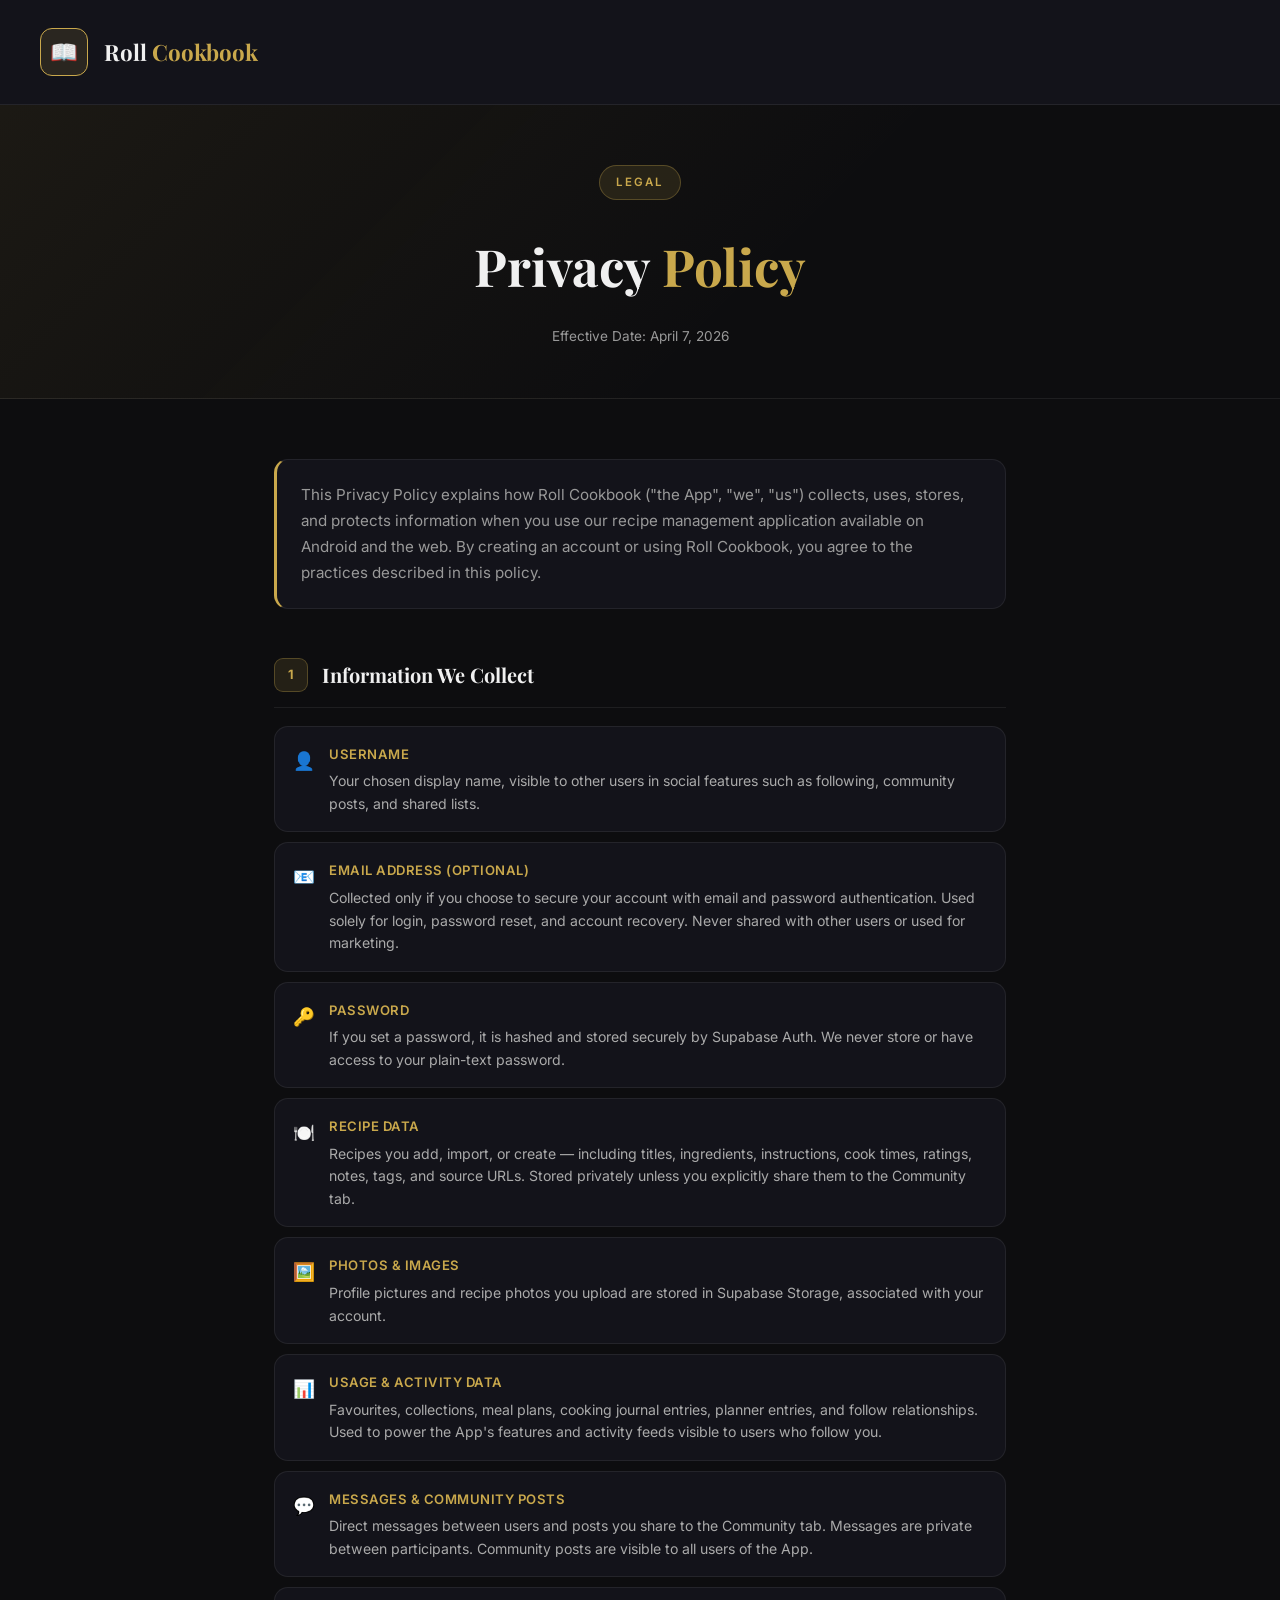
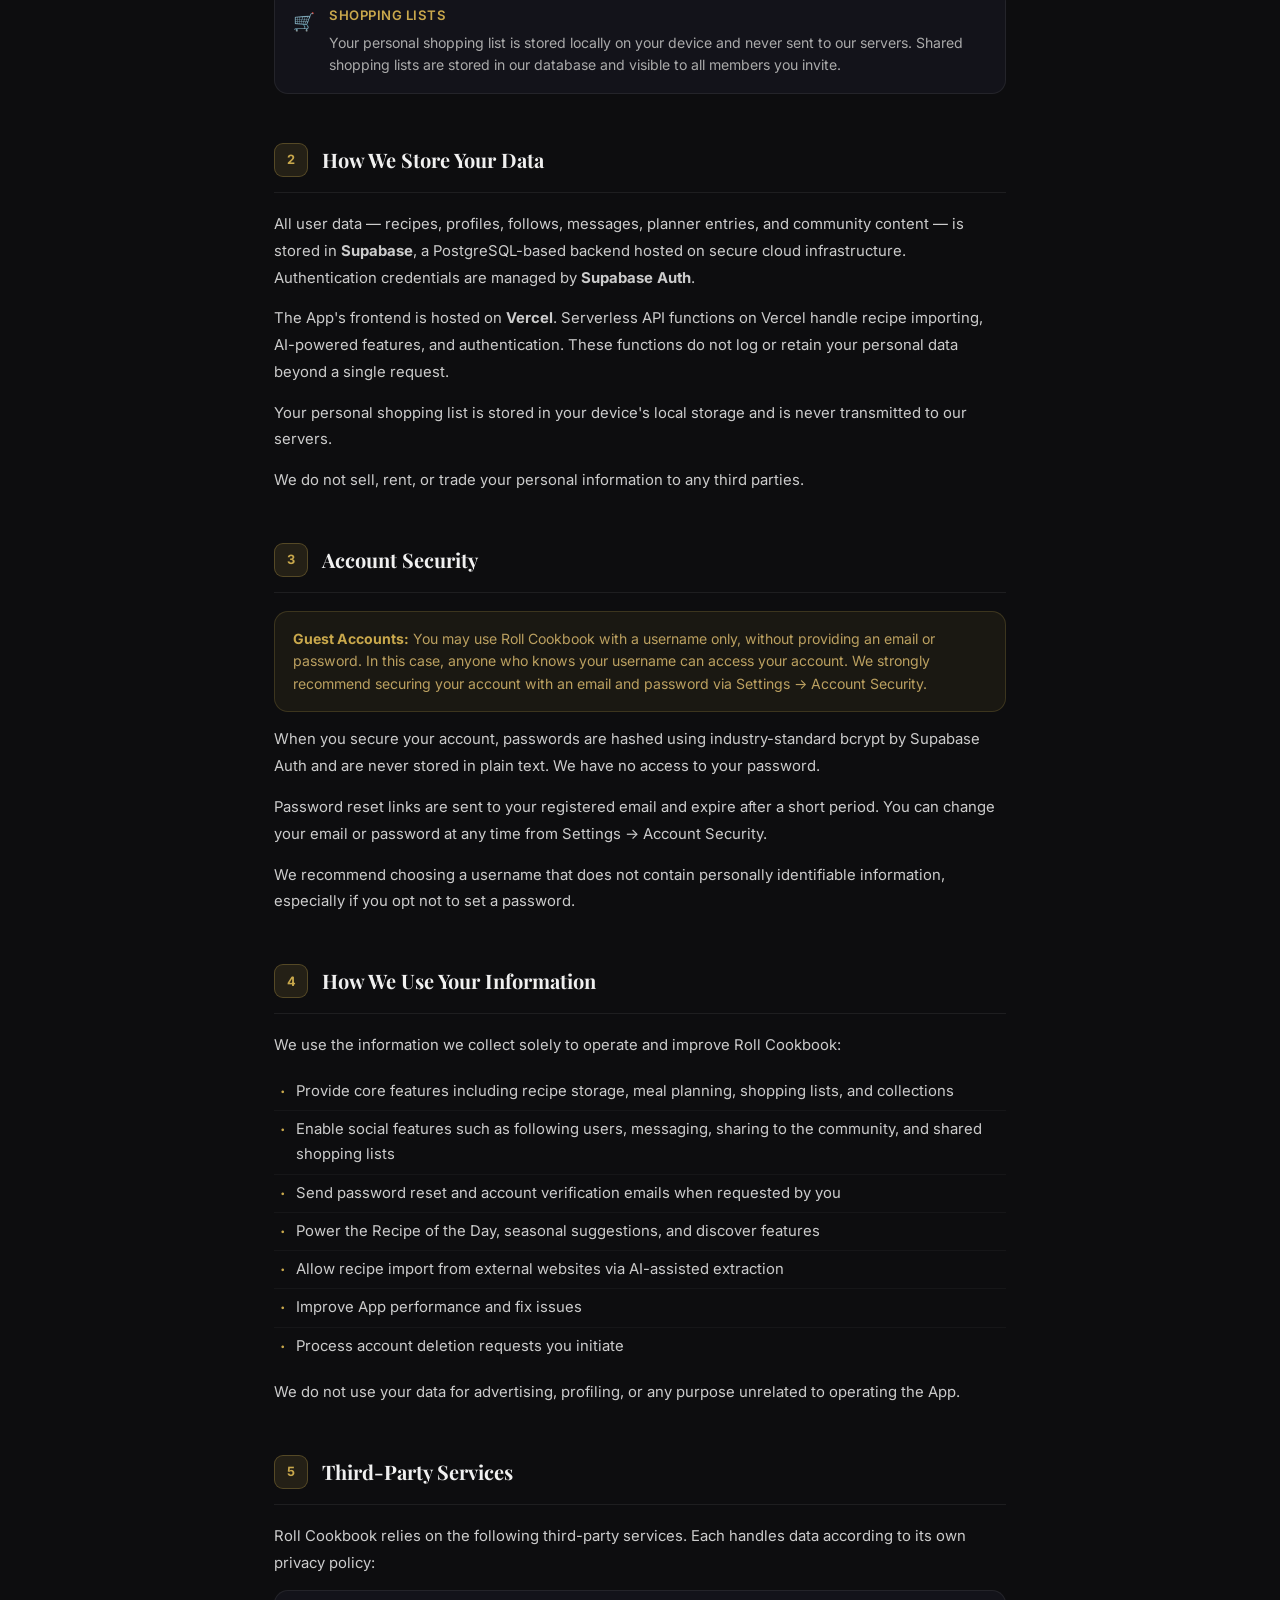
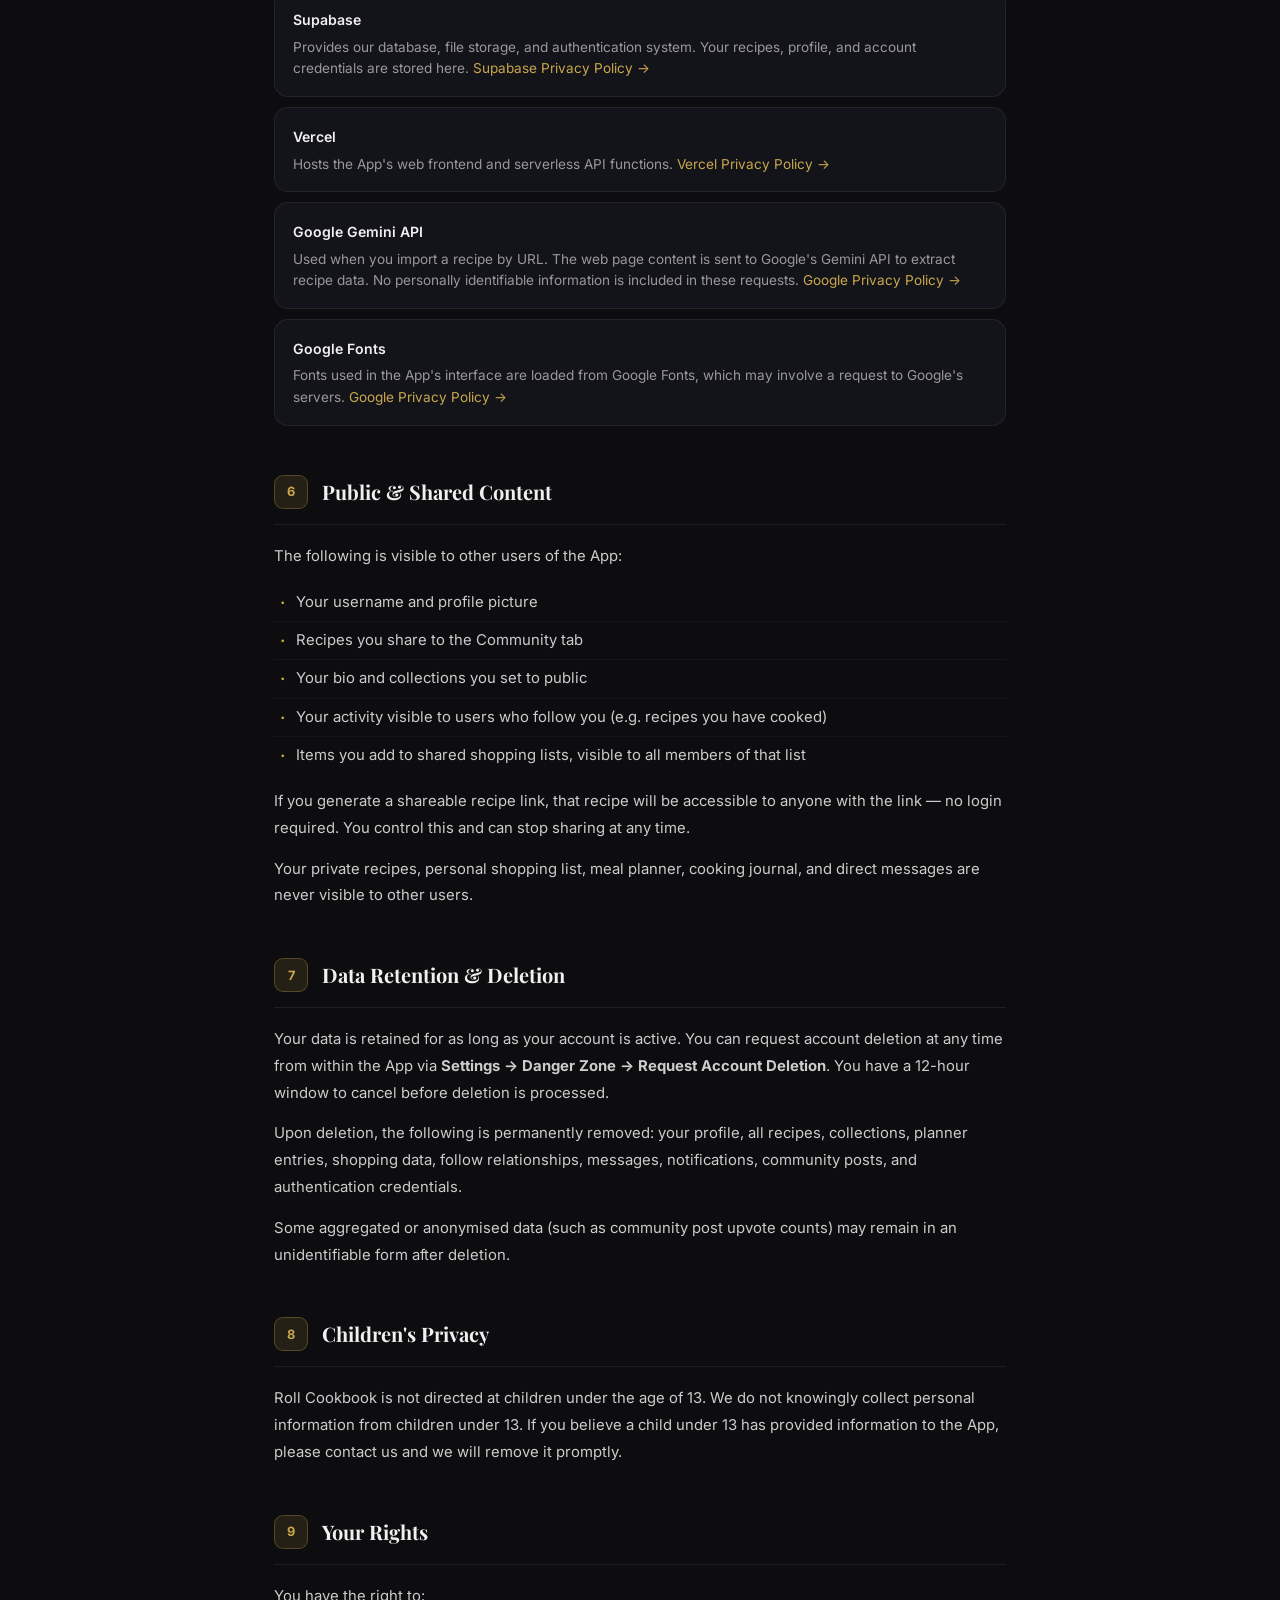
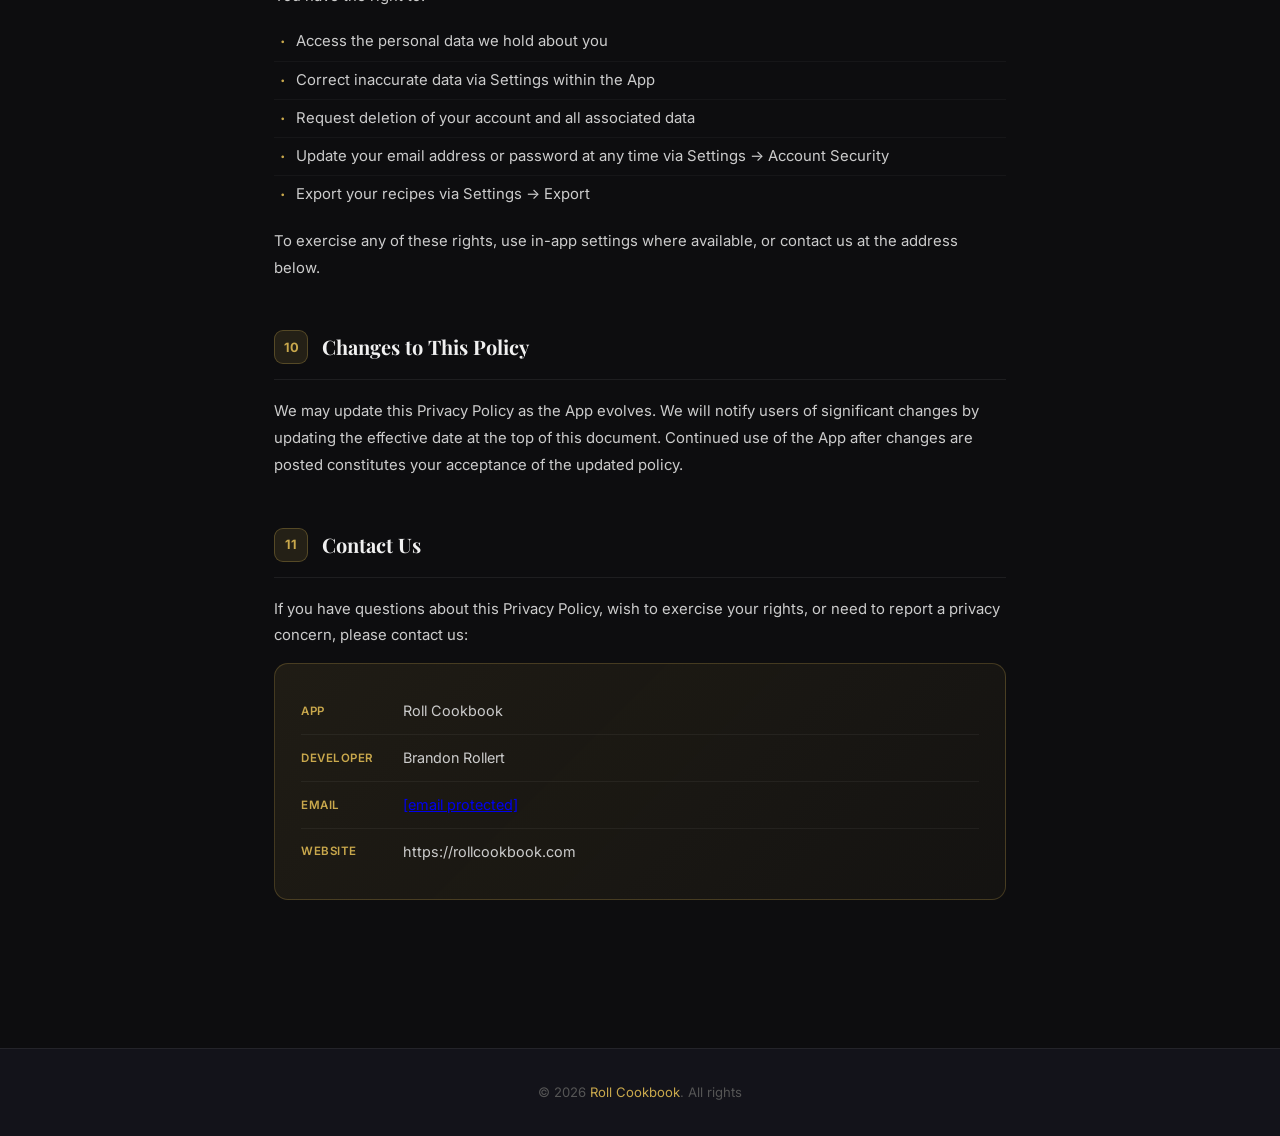
<file: privacy_policy.html>
<!DOCTYPE html>
<html lang="en">
<head>
  <meta charset="UTF-8">
  <meta name="viewport" content="width=device-width, initial-scale=1.0">
  <title>Privacy Policy — Roll Cookbook</title>
  <style>
    @import url('https://fonts.googleapis.com/css2?family=Playfair+Display:wght@400;700&family=Inter:wght@300;400;500;600&display=swap');
    :root { --bg:#0d0d0f; --surface:#13131a; --gold:#c9a84c; --gold-dim:rgba(201,168,76,0.12); --text:#f0f0f0; --text-dim:#999; --text-faint:#555; --border:rgba(255,255,255,0.07); --radius:14px; }
    * { box-sizing:border-box; margin:0; padding:0; }
    body { font-family:'Inter',system-ui,sans-serif; background:var(--bg); color:var(--text); line-height:1.8; min-height:100vh; }
    .site-header { background:var(--surface); border-bottom:1px solid var(--border); padding:28px 40px; display:flex; align-items:center; gap:16px; }
    .logo-icon { width:48px; height:48px; background:var(--gold-dim); border:1.5px solid var(--gold); border-radius:12px; display:flex; align-items:center; justify-content:center; font-size:1.4em; }
    .logo-text { font-family:"Playfair Display",Georgia,serif; font-size:1.4em; font-weight:700; }
    .logo-text span { color:var(--gold); }
    .hero { background:linear-gradient(135deg,rgba(201,168,76,0.08) 0%,rgba(0,0,0,0) 60%); border-bottom:1px solid var(--border); padding:60px 40px 50px; text-align:center; }
    .hero-tag { display:inline-block; background:var(--gold-dim); border:1px solid rgba(201,168,76,0.3); color:var(--gold); font-size:0.72em; font-weight:600; letter-spacing:2px; text-transform:uppercase; padding:6px 16px; border-radius:20px; margin-bottom:20px; }
    .hero h1 { font-family:"Playfair Display",Georgia,serif; font-size:clamp(2em,5vw,3.2em); font-weight:700; margin-bottom:12px; }
    .hero h1 span { color:var(--gold); }
    .hero-date { font-size:0.85em; color:var(--text-dim); }
    .container { max-width:780px; margin:0 auto; padding:60px 24px 100px; }
    .intro { background:var(--surface); border:1px solid var(--border); border-left:3px solid var(--gold); border-radius:var(--radius); padding:22px 24px; margin-bottom:48px; font-size:0.95em; color:var(--text-dim); line-height:1.7; }
    .section { margin-bottom:48px; }
    .section-header { display:flex; align-items:center; gap:14px; margin-bottom:18px; padding-bottom:14px; border-bottom:1px solid var(--border); }
    .section-num { width:34px; height:34px; background:var(--gold-dim); border:1px solid rgba(201,168,76,0.3); border-radius:9px; display:flex; align-items:center; justify-content:center; font-size:0.8em; font-weight:700; color:var(--gold); flex-shrink:0; }
    .section h2 { font-family:"Playfair Display",Georgia,serif; font-size:1.25em; font-weight:700; }
    .section p { font-size:0.93em; color:#ccc; line-height:1.8; margin-bottom:14px; }
    .section p:last-child { margin-bottom:0; }
    .data-item { background:var(--surface); border:1px solid var(--border); border-radius:var(--radius); padding:16px 18px; margin-bottom:10px; display:flex; gap:14px; align-items:flex-start; }
    .data-item-icon { font-size:1.1em; flex-shrink:0; margin-top:2px; }
    .data-item-label { font-size:0.82em; font-weight:600; color:var(--gold); text-transform:uppercase; letter-spacing:0.5px; margin-bottom:4px; }
    .data-item-desc { font-size:0.88em; color:#aaa; line-height:1.6; }
    .third-party-item { background:var(--surface); border:1px solid var(--border); border-radius:var(--radius); padding:16px 18px; margin-bottom:10px; }
    .third-party-name { font-size:0.88em; font-weight:600; color:var(--text); margin-bottom:4px; }
    .third-party-desc { font-size:0.85em; color:#999; line-height:1.6; }
    .third-party-desc a { color:var(--gold); text-decoration:none; }
    .third-party-desc a:hover { text-decoration:underline; }
    .styled-list { list-style:none; padding:0; margin:0 0 14px 0; }
    .styled-list li { font-size:0.93em; color:#ccc; line-height:1.7; padding:6px 0 6px 22px; position:relative; border-bottom:1px solid rgba(255,255,255,0.04); }
    .styled-list li:last-child { border-bottom:none; }
    .styled-list li::before { content:"·"; position:absolute; left:6px; color:var(--gold); font-size:1.4em; line-height:1.2; }
    .info-box { background:rgba(201,168,76,0.07); border:1px solid rgba(201,168,76,0.2); border-radius:var(--radius); padding:16px 18px; margin-bottom:14px; font-size:0.88em; color:#bba060; line-height:1.6; }
    .info-box strong { color:var(--gold); }
    .contact-card { background:linear-gradient(135deg,rgba(201,168,76,0.1),rgba(201,168,76,0.04)); border:1px solid rgba(201,168,76,0.25); border-radius:var(--radius); padding:24px 26px; }
    .contact-row { display:flex; align-items:center; gap:12px; padding:10px 0; border-bottom:1px solid rgba(255,255,255,0.05); font-size:0.9em; }
    .contact-row:last-child { border-bottom:none; }
    .contact-label { color:var(--gold); font-weight:600; font-size:0.8em; text-transform:uppercase; letter-spacing:0.5px; width:90px; flex-shrink:0; }
    .contact-value { color:#ccc; }
    .site-footer { background:var(--surface); border-top:1px solid var(--border); padding:32px 40px; text-align:center; font-size:0.82em; color:var(--text-faint); }
    .site-footer span { color:var(--gold); }
    @media(max-width:600px){ .site-header{padding:20px;} .hero{padding:40px 20px 36px;} .container{padding:40px 16px 80px;} .site-footer{padding:24px 20px;} }
  </style>
</head>
<body>

<header class="site-header">
  <div class="logo-icon">📖</div>
  <div class="logo-text">Roll <span>Cookbook</span></div>
</header>

<div class="hero">
  <div class="hero-tag">Legal</div>
  <h1>Privacy <span>Policy</span></h1>
  <div class="hero-date">Effective Date: April 7, 2026</div>
</div>

<div class="container">

  <div class="intro">
    This Privacy Policy explains how Roll Cookbook ("the App", "we", "us") collects, uses, stores, and protects information when you use our recipe management application available on Android and the web. By creating an account or using Roll Cookbook, you agree to the practices described in this policy.
  </div>

  <!-- 1 -->
  <div class="section">
    <div class="section-header"><div class="section-num">1</div><h2>Information We Collect</h2></div>
    <div class="data-item"><div class="data-item-icon">👤</div><div><div class="data-item-label">Username</div><div class="data-item-desc">Your chosen display name, visible to other users in social features such as following, community posts, and shared lists.</div></div></div>
    <div class="data-item"><div class="data-item-icon">📧</div><div><div class="data-item-label">Email Address (optional)</div><div class="data-item-desc">Collected only if you choose to secure your account with email and password authentication. Used solely for login, password reset, and account recovery. Never shared with other users or used for marketing.</div></div></div>
    <div class="data-item"><div class="data-item-icon">🔑</div><div><div class="data-item-label">Password</div><div class="data-item-desc">If you set a password, it is hashed and stored securely by Supabase Auth. We never store or have access to your plain-text password.</div></div></div>
    <div class="data-item"><div class="data-item-icon">🍽️</div><div><div class="data-item-label">Recipe Data</div><div class="data-item-desc">Recipes you add, import, or create — including titles, ingredients, instructions, cook times, ratings, notes, tags, and source URLs. Stored privately unless you explicitly share them to the Community tab.</div></div></div>
    <div class="data-item"><div class="data-item-icon">🖼️</div><div><div class="data-item-label">Photos &amp; Images</div><div class="data-item-desc">Profile pictures and recipe photos you upload are stored in Supabase Storage, associated with your account.</div></div></div>
    <div class="data-item"><div class="data-item-icon">📊</div><div><div class="data-item-label">Usage &amp; Activity Data</div><div class="data-item-desc">Favourites, collections, meal plans, cooking journal entries, planner entries, and follow relationships. Used to power the App's features and activity feeds visible to users who follow you.</div></div></div>
    <div class="data-item"><div class="data-item-icon">💬</div><div><div class="data-item-label">Messages &amp; Community Posts</div><div class="data-item-desc">Direct messages between users and posts you share to the Community tab. Messages are private between participants. Community posts are visible to all users of the App.</div></div></div>
    <div class="data-item"><div class="data-item-icon">🛒</div><div><div class="data-item-label">Shopping Lists</div><div class="data-item-desc">Your personal shopping list is stored locally on your device and never sent to our servers. Shared shopping lists are stored in our database and visible to all members you invite.</div></div></div>
  </div>

  <!-- 2 -->
  <div class="section">
    <div class="section-header"><div class="section-num">2</div><h2>How We Store Your Data</h2></div>
    <p>All user data — recipes, profiles, follows, messages, planner entries, and community content — is stored in <strong>Supabase</strong>, a PostgreSQL-based backend hosted on secure cloud infrastructure. Authentication credentials are managed by <strong>Supabase Auth</strong>.</p>
    <p>The App's frontend is hosted on <strong>Vercel</strong>. Serverless API functions on Vercel handle recipe importing, AI-powered features, and authentication. These functions do not log or retain your personal data beyond a single request.</p>
    <p>Your personal shopping list is stored in your device's local storage and is never transmitted to our servers.</p>
    <p>We do not sell, rent, or trade your personal information to any third parties.</p>
  </div>

  <!-- 3 -->
  <div class="section">
    <div class="section-header"><div class="section-num">3</div><h2>Account Security</h2></div>
    <div class="info-box"><strong>Guest Accounts:</strong> You may use Roll Cookbook with a username only, without providing an email or password. In this case, anyone who knows your username can access your account. We strongly recommend securing your account with an email and password via Settings → Account Security.</div>
    <p>When you secure your account, passwords are hashed using industry-standard bcrypt by Supabase Auth and are never stored in plain text. We have no access to your password.</p>
    <p>Password reset links are sent to your registered email and expire after a short period. You can change your email or password at any time from Settings → Account Security.</p>
    <p>We recommend choosing a username that does not contain personally identifiable information, especially if you opt not to set a password.</p>
  </div>

  <!-- 4 -->
  <div class="section">
    <div class="section-header"><div class="section-num">4</div><h2>How We Use Your Information</h2></div>
    <p>We use the information we collect solely to operate and improve Roll Cookbook:</p>
    <ul class="styled-list">
      <li>Provide core features including recipe storage, meal planning, shopping lists, and collections</li>
      <li>Enable social features such as following users, messaging, sharing to the community, and shared shopping lists</li>
      <li>Send password reset and account verification emails when requested by you</li>
      <li>Power the Recipe of the Day, seasonal suggestions, and discover features</li>
      <li>Allow recipe import from external websites via AI-assisted extraction</li>
      <li>Improve App performance and fix issues</li>
      <li>Process account deletion requests you initiate</li>
    </ul>
    <p>We do not use your data for advertising, profiling, or any purpose unrelated to operating the App.</p>
  </div>

  <!-- 5 -->
  <div class="section">
    <div class="section-header"><div class="section-num">5</div><h2>Third-Party Services</h2></div>
    <p>Roll Cookbook relies on the following third-party services. Each handles data according to its own privacy policy:</p>
    <div class="third-party-item"><div class="third-party-name">Supabase</div><div class="third-party-desc">Provides our database, file storage, and authentication system. Your recipes, profile, and account credentials are stored here. <a href="https://supabase.com/privacy" target="_blank">Supabase Privacy Policy →</a></div></div>
    <div class="third-party-item"><div class="third-party-name">Vercel</div><div class="third-party-desc">Hosts the App's web frontend and serverless API functions. <a href="https://vercel.com/legal/privacy-policy" target="_blank">Vercel Privacy Policy →</a></div></div>
    <div class="third-party-item"><div class="third-party-name">Google Gemini API</div><div class="third-party-desc">Used when you import a recipe by URL. The web page content is sent to Google's Gemini API to extract recipe data. No personally identifiable information is included in these requests. <a href="https://policies.google.com/privacy" target="_blank">Google Privacy Policy →</a></div></div>
    <div class="third-party-item"><div class="third-party-name">Google Fonts</div><div class="third-party-desc">Fonts used in the App's interface are loaded from Google Fonts, which may involve a request to Google's servers. <a href="https://policies.google.com/privacy" target="_blank">Google Privacy Policy →</a></div></div>
  </div>

  <!-- 6 -->
  <div class="section">
    <div class="section-header"><div class="section-num">6</div><h2>Public &amp; Shared Content</h2></div>
    <p>The following is visible to other users of the App:</p>
    <ul class="styled-list">
      <li>Your username and profile picture</li>
      <li>Recipes you share to the Community tab</li>
      <li>Your bio and collections you set to public</li>
      <li>Your activity visible to users who follow you (e.g. recipes you have cooked)</li>
      <li>Items you add to shared shopping lists, visible to all members of that list</li>
    </ul>
    <p>If you generate a shareable recipe link, that recipe will be accessible to anyone with the link — no login required. You control this and can stop sharing at any time.</p>
    <p>Your private recipes, personal shopping list, meal planner, cooking journal, and direct messages are never visible to other users.</p>
  </div>

  <!-- 7 -->
  <div class="section">
    <div class="section-header"><div class="section-num">7</div><h2>Data Retention &amp; Deletion</h2></div>
    <p>Your data is retained for as long as your account is active. You can request account deletion at any time from within the App via <strong>Settings → Danger Zone → Request Account Deletion</strong>. You have a 12-hour window to cancel before deletion is processed.</p>
    <p>Upon deletion, the following is permanently removed: your profile, all recipes, collections, planner entries, shopping data, follow relationships, messages, notifications, community posts, and authentication credentials.</p>
    <p>Some aggregated or anonymised data (such as community post upvote counts) may remain in an unidentifiable form after deletion.</p>
  </div>

  <!-- 8 -->
  <div class="section">
    <div class="section-header"><div class="section-num">8</div><h2>Children's Privacy</h2></div>
    <p>Roll Cookbook is not directed at children under the age of 13. We do not knowingly collect personal information from children under 13. If you believe a child under 13 has provided information to the App, please contact us and we will remove it promptly.</p>
  </div>

  <!-- 9 -->
  <div class="section">
    <div class="section-header"><div class="section-num">9</div><h2>Your Rights</h2></div>
    <p>You have the right to:</p>
    <ul class="styled-list">
      <li>Access the personal data we hold about you</li>
      <li>Correct inaccurate data via Settings within the App</li>
      <li>Request deletion of your account and all associated data</li>
      <li>Update your email address or password at any time via Settings → Account Security</li>
      <li>Export your recipes via Settings → Export</li>
    </ul>
    <p>To exercise any of these rights, use in-app settings where available, or contact us at the address below.</p>
  </div>

  <!-- 10 -->
  <div class="section">
    <div class="section-header"><div class="section-num">10</div><h2>Changes to This Policy</h2></div>
    <p>We may update this Privacy Policy as the App evolves. We will notify users of significant changes by updating the effective date at the top of this document. Continued use of the App after changes are posted constitutes your acceptance of the updated policy.</p>
  </div>

  <!-- 11 -->
  <div class="section">
    <div class="section-header"><div class="section-num">11</div><h2>Contact Us</h2></div>
    <p>If you have questions about this Privacy Policy, wish to exercise your rights, or need to report a privacy concern, please contact us:</p>
    <div class="contact-card">
      <div class="contact-row"><div class="contact-label">App</div><div class="contact-value">Roll Cookbook</div></div>
      <div class="contact-row"><div class="contact-label">Developer</div><div class="contact-value">Brandon Rollert</div></div>
      <div class="contact-row"><div class="contact-label">Email</div><div class="contact-value"><a href="/cdn-cgi/l/email-protection" class="__cf_email__" data-cfemail="6614090a0a0314125426010b070f0a4805090b">[email&#160;protected]</a></div></div>
      <div class="contact-row"><div class="contact-label">Website</div><div class="contact-value">https://rollcookbook.com</div></div>
    </div>
  </div>

</div>

<footer class="site-footer">
  <p>&copy; 2026 <span>Roll Cookbook</span>. All rights
</file>
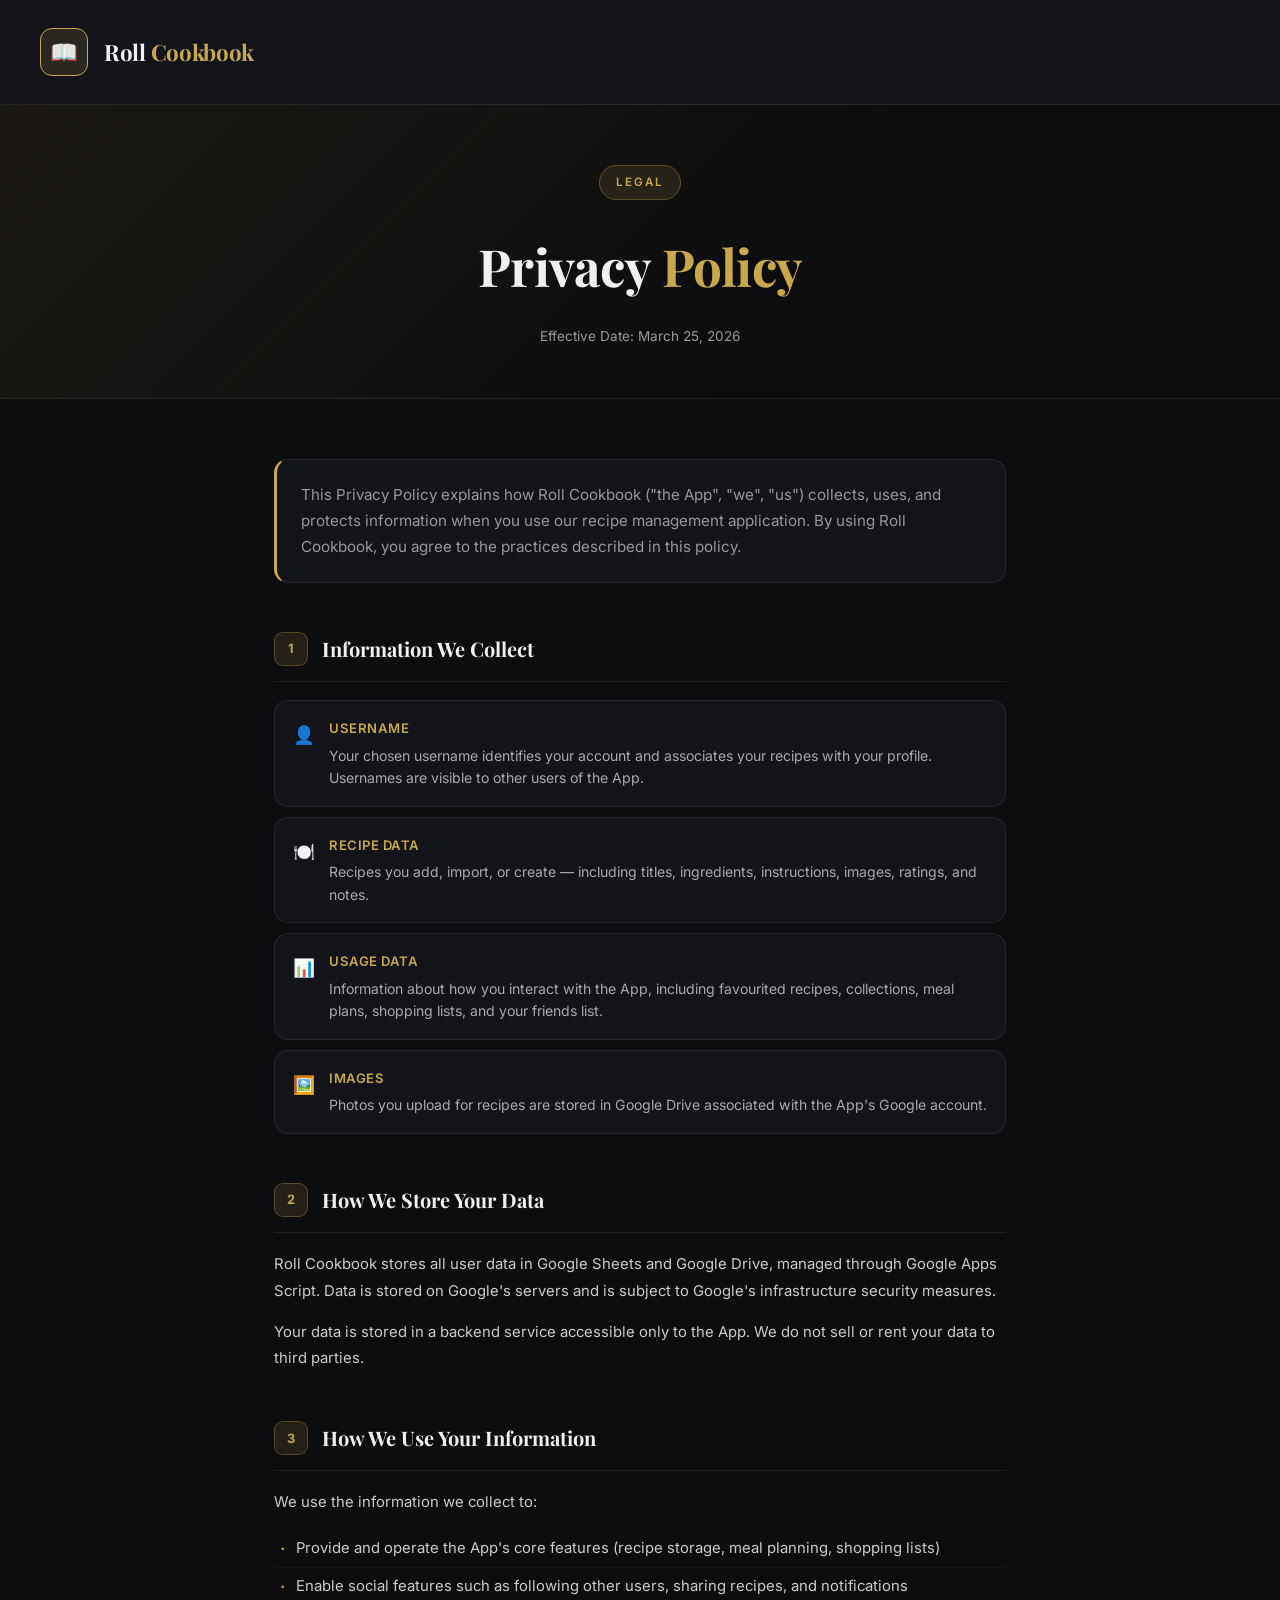
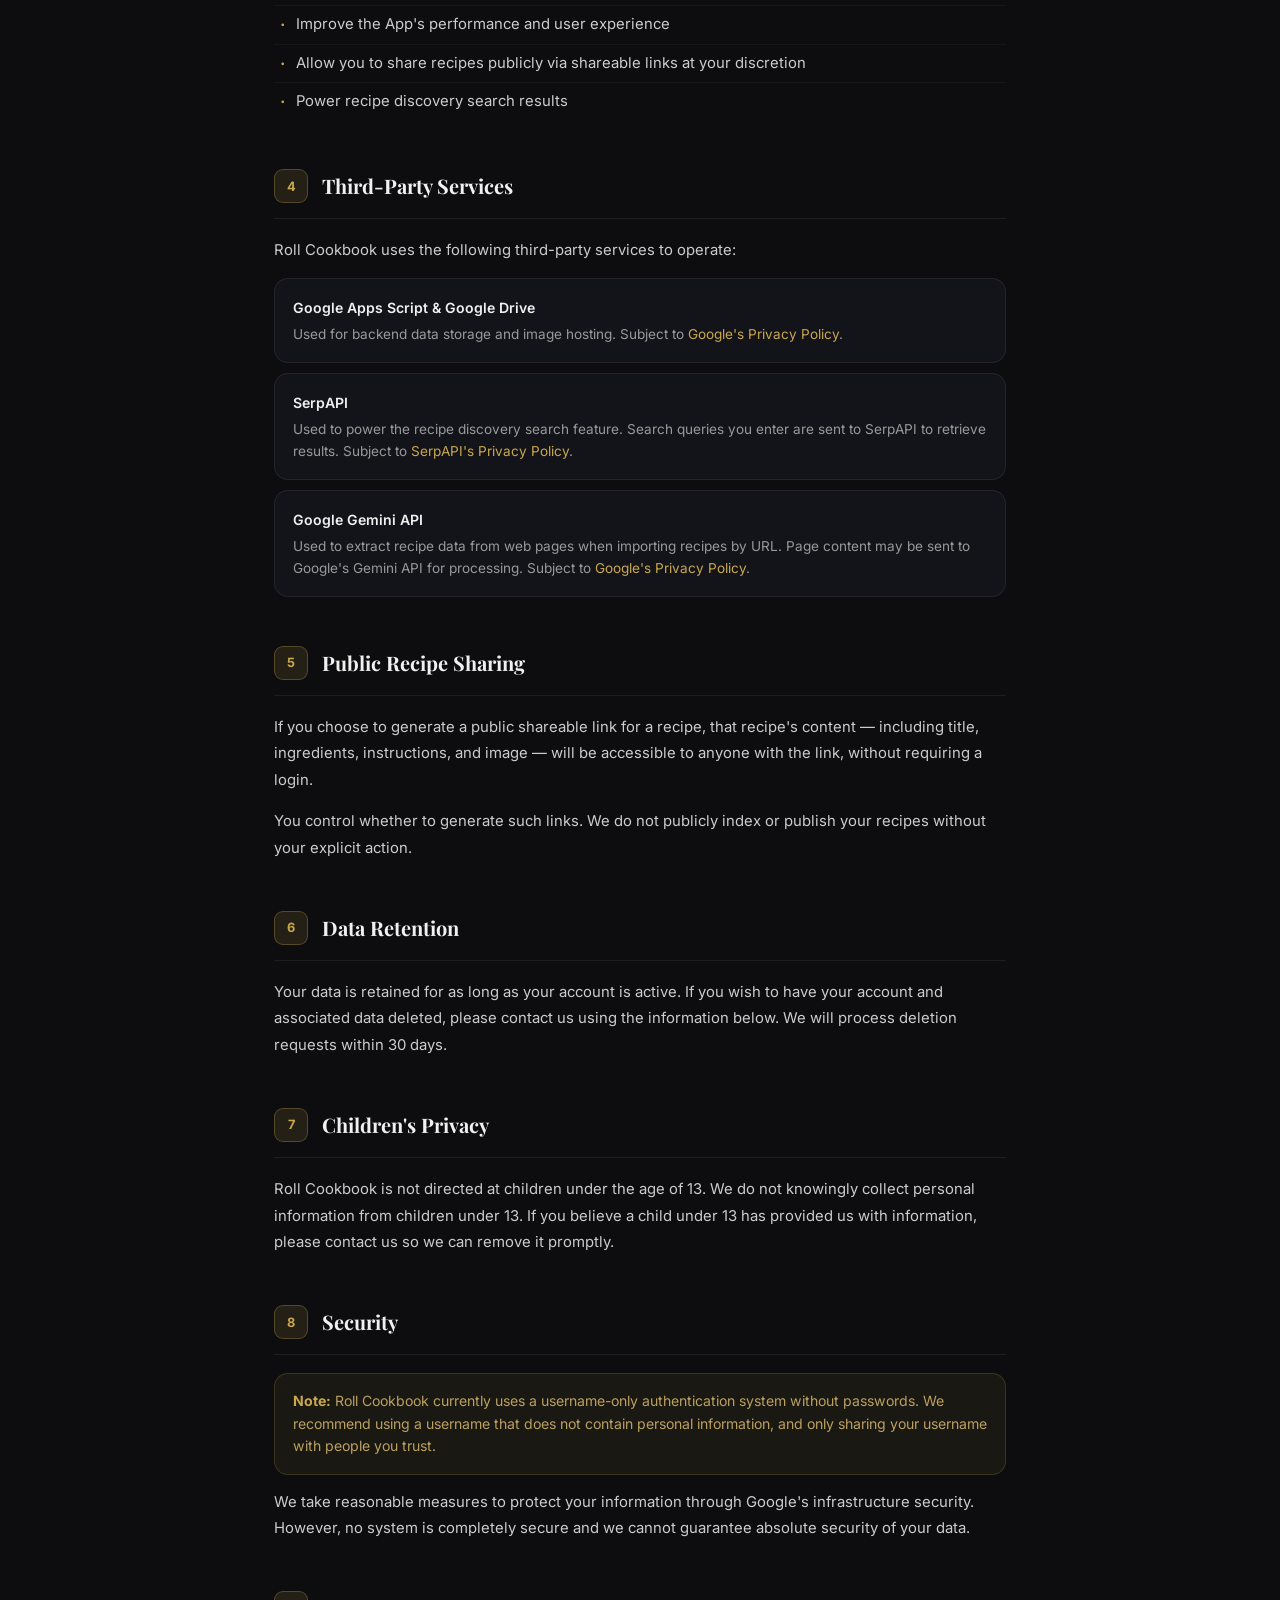
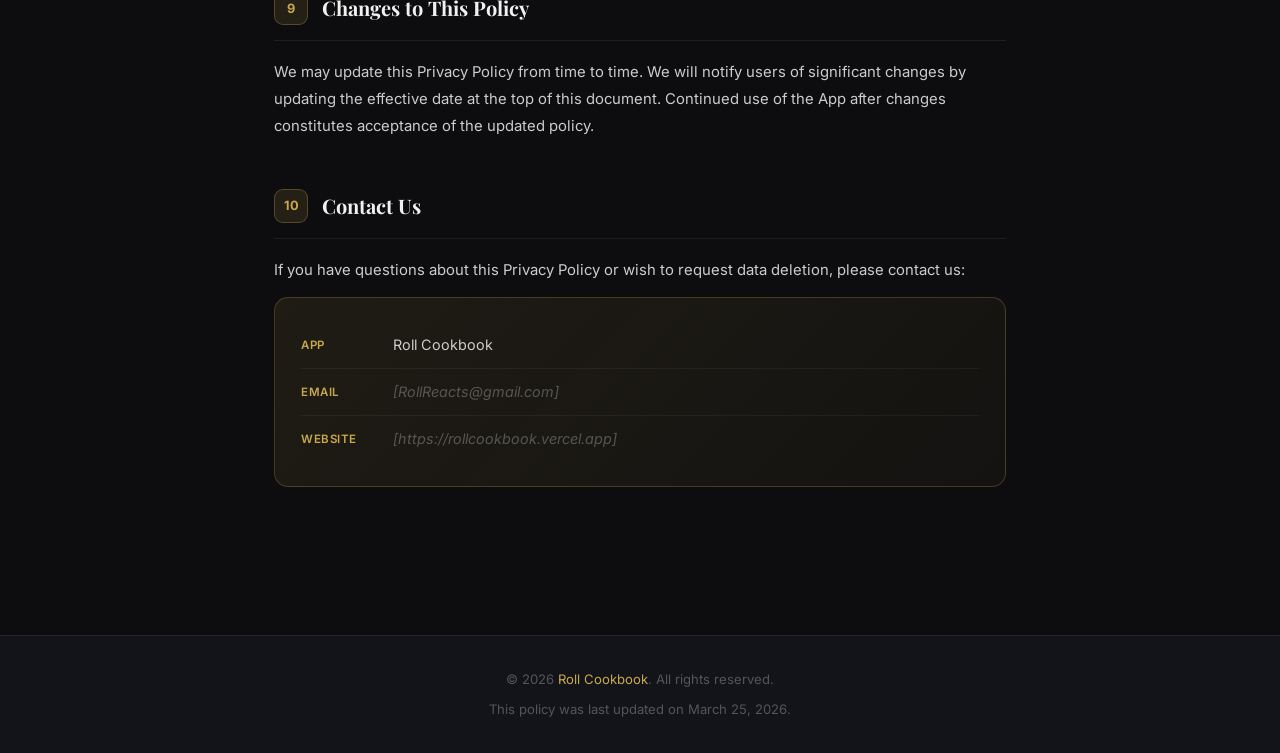
<file: rollcookbook-privacy.html>
<!DOCTYPE html>
<html lang="en">
<head>
  <meta charset="UTF-8">
  <meta name="viewport" content="width=device-width, initial-scale=1.0">
  <title>Privacy Policy — Roll Cookbook</title>
  <style>
    @import url('https://fonts.googleapis.com/css2?family=Playfair+Display:wght@400;700&family=Inter:wght@300;400;500;600&display=swap');

    :root {
      --bg: #0d0d0f;
      --surface: #13131a;
      --gold: #c9a84c;
      --gold-light: #e8c878;
      --gold-dim: rgba(201,168,76,0.12);
      --text: #f0f0f0;
      --text-dim: #999;
      --text-faint: #555;
      --border: rgba(255,255,255,0.07);
      --radius: 14px;
    }

    * { box-sizing: border-box; margin: 0; padding: 0; }

    body {
      font-family: 'Inter', system-ui, sans-serif;
      background: var(--bg);
      color: var(--text);
      line-height: 1.8;
      min-height: 100vh;
    }

    /* ── HEADER ── */
    .site-header {
      background: var(--surface);
      border-bottom: 1px solid var(--border);
      padding: 28px 40px;
      display: flex;
      align-items: center;
      gap: 16px;
    }

    .logo-icon {
      width: 48px;
      height: 48px;
      background: var(--gold-dim);
      border: 1.5px solid var(--gold);
      border-radius: 12px;
      display: flex;
      align-items: center;
      justify-content: center;
      font-size: 1.4em;
    }

    .logo-text {
      font-family: 'Playfair Display', Georgia, serif;
      font-size: 1.4em;
      font-weight: 700;
      letter-spacing: -0.3px;
    }

    .logo-text span { color: var(--gold); }

    /* ── HERO ── */
    .hero {
      background: linear-gradient(135deg, rgba(201,168,76,0.08) 0%, rgba(0,0,0,0) 60%);
      border-bottom: 1px solid var(--border);
      padding: 60px 40px 50px;
      text-align: center;
    }

    .hero-tag {
      display: inline-block;
      background: var(--gold-dim);
      border: 1px solid rgba(201,168,76,0.3);
      color: var(--gold);
      font-size: 0.72em;
      font-weight: 600;
      letter-spacing: 2px;
      text-transform: uppercase;
      padding: 6px 16px;
      border-radius: 20px;
      margin-bottom: 20px;
    }

    .hero h1 {
      font-family: 'Playfair Display', Georgia, serif;
      font-size: clamp(2em, 5vw, 3.2em);
      font-weight: 700;
      letter-spacing: -0.5px;
      margin-bottom: 12px;
    }

    .hero h1 span { color: var(--gold); }

    .hero-date {
      font-size: 0.85em;
      color: var(--text-dim);
    }

    /* ── LAYOUT ── */
    .container {
      max-width: 780px;
      margin: 0 auto;
      padding: 60px 24px 100px;
    }

    /* ── INTRO ── */
    .intro {
      background: var(--surface);
      border: 1px solid var(--border);
      border-left: 3px solid var(--gold);
      border-radius: var(--radius);
      padding: 22px 24px;
      margin-bottom: 48px;
      font-size: 0.95em;
      color: var(--text-dim);
      line-height: 1.7;
    }

    /* ── SECTIONS ── */
    .section {
      margin-bottom: 48px;
    }

    .section-header {
      display: flex;
      align-items: center;
      gap: 14px;
      margin-bottom: 18px;
      padding-bottom: 14px;
      border-bottom: 1px solid var(--border);
    }

    .section-num {
      width: 34px;
      height: 34px;
      background: var(--gold-dim);
      border: 1px solid rgba(201,168,76,0.3);
      border-radius: 9px;
      display: flex;
      align-items: center;
      justify-content: center;
      font-size: 0.8em;
      font-weight: 700;
      color: var(--gold);
      flex-shrink: 0;
    }

    .section h2 {
      font-family: 'Playfair Display', Georgia, serif;
      font-size: 1.25em;
      font-weight: 700;
      color: var(--text);
    }

    .section p {
      font-size: 0.93em;
      color: #ccc;
      line-height: 1.8;
      margin-bottom: 14px;
    }

    .section p:last-child { margin-bottom: 0; }

    /* ── DATA ITEMS ── */
    .data-item {
      background: var(--surface);
      border: 1px solid var(--border);
      border-radius: var(--radius);
      padding: 16px 18px;
      margin-bottom: 10px;
      display: flex;
      gap: 14px;
      align-items: flex-start;
    }

    .data-item-icon {
      font-size: 1.1em;
      flex-shrink: 0;
      margin-top: 2px;
    }

    .data-item-label {
      font-size: 0.82em;
      font-weight: 600;
      color: var(--gold);
      text-transform: uppercase;
      letter-spacing: 0.5px;
      margin-bottom: 4px;
    }

    .data-item-desc {
      font-size: 0.88em;
      color: #aaa;
      line-height: 1.6;
    }

    /* ── THIRD PARTY ── */
    .third-party-item {
      background: var(--surface);
      border: 1px solid var(--border);
      border-radius: var(--radius);
      padding: 16px 18px;
      margin-bottom: 10px;
    }

    .third-party-name {
      font-size: 0.88em;
      font-weight: 600;
      color: var(--text);
      margin-bottom: 4px;
    }

    .third-party-desc {
      font-size: 0.85em;
      color: #999;
      line-height: 1.6;
    }

    .third-party-desc a {
      color: var(--gold);
      text-decoration: none;
    }

    .third-party-desc a:hover { text-decoration: underline; }

    /* ── LIST ── */
    .styled-list {
      list-style: none;
      padding: 0;
      margin: 0 0 14px 0;
    }

    .styled-list li {
      font-size: 0.93em;
      color: #ccc;
      line-height: 1.7;
      padding: 6px 0 6px 22px;
      position: relative;
      border-bottom: 1px solid rgba(255,255,255,0.04);
    }

    .styled-list li:last-child { border-bottom: none; }

    .styled-list li::before {
      content: "·";
      position: absolute;
      left: 6px;
      color: var(--gold);
      font-size: 1.4em;
      line-height: 1.2;
    }

    /* ── CONTACT CARD ── */
    .contact-card {
      background: linear-gradient(135deg, rgba(201,168,76,0.1), rgba(201,168,76,0.04));
      border: 1px solid rgba(201,168,76,0.25);
      border-radius: var(--radius);
      padding: 24px 26px;
    }

    .contact-row {
      display: flex;
      align-items: center;
      gap: 12px;
      padding: 10px 0;
      border-bottom: 1px solid rgba(255,255,255,0.05);
      font-size: 0.9em;
    }

    .contact-row:last-child { border-bottom: none; }

    .contact-label {
      color: var(--gold);
      font-weight: 600;
      font-size: 0.8em;
      text-transform: uppercase;
      letter-spacing: 0.5px;
      width: 80px;
      flex-shrink: 0;
    }

    .contact-value {
      color: #ccc;
    }

    .contact-placeholder {
      color: var(--text-faint);
      font-style: italic;
    }

    /* ── WARNING BOX ── */
    .warning-box {
      background: rgba(201,168,76,0.07);
      border: 1px solid rgba(201,168,76,0.2);
      border-radius: var(--radius);
      padding: 16px 18px;
      margin-bottom: 14px;
      font-size: 0.88em;
      color: #bba060;
      line-height: 1.6;
    }

    .warning-box strong { color: var(--gold); }

    /* ── FOOTER ── */
    .site-footer {
      background: var(--surface);
      border-top: 1px solid var(--border);
      padding: 32px 40px;
      text-align: center;
      font-size: 0.82em;
      color: var(--text-faint);
    }

    .site-footer span { color: var(--gold); }

    /* ── RESPONSIVE ── */
    @media (max-width: 600px) {
      .site-header { padding: 20px; }
      .hero { padding: 40px 20px 36px; }
      .container { padding: 40px 16px 80px; }
      .site-footer { padding: 24px 20px; }
    }
  </style>
</head>
<body>

  <header class="site-header">
    <div class="logo-icon">📖</div>
    <div class="logo-text">Roll <span>Cookbook</span></div>
  </header>

  <div class="hero">
    <div class="hero-tag">Legal</div>
    <h1>Privacy <span>Policy</span></h1>
    <div class="hero-date">Effective Date: March 25, 2026</div>
  </div>

  <div class="container">

    <div class="intro">
      This Privacy Policy explains how Roll Cookbook ("the App", "we", "us") collects, uses, and protects information when you use our recipe management application. By using Roll Cookbook, you agree to the practices described in this policy.
    </div>

    <!-- 1. Information We Collect -->
    <div class="section">
      <div class="section-header">
        <div class="section-num">1</div>
        <h2>Information We Collect</h2>
      </div>

      <div class="data-item">
        <div class="data-item-icon">👤</div>
        <div>
          <div class="data-item-label">Username</div>
          <div class="data-item-desc">Your chosen username identifies your account and associates your recipes with your profile. Usernames are visible to other users of the App.</div>
        </div>
      </div>

      <div class="data-item">
        <div class="data-item-icon">🍽️</div>
        <div>
          <div class="data-item-label">Recipe Data</div>
          <div class="data-item-desc">Recipes you add, import, or create — including titles, ingredients, instructions, images, ratings, and notes.</div>
        </div>
      </div>

      <div class="data-item">
        <div class="data-item-icon">📊</div>
        <div>
          <div class="data-item-label">Usage Data</div>
          <div class="data-item-desc">Information about how you interact with the App, including favourited recipes, collections, meal plans, shopping lists, and your friends list.</div>
        </div>
      </div>

      <div class="data-item">
        <div class="data-item-icon">🖼️</div>
        <div>
          <div class="data-item-label">Images</div>
          <div class="data-item-desc">Photos you upload for recipes are stored in Google Drive associated with the App's Google account.</div>
        </div>
      </div>
    </div>

    <!-- 2. How We Store Your Data -->
    <div class="section">
      <div class="section-header">
        <div class="section-num">2</div>
        <h2>How We Store Your Data</h2>
      </div>
      <p>Roll Cookbook stores all user data in Google Sheets and Google Drive, managed through Google Apps Script. Data is stored on Google's servers and is subject to Google's infrastructure security measures.</p>
      <p>Your data is stored in a backend service accessible only to the App. We do not sell or rent your data to third parties.</p>
    </div>

    <!-- 3. How We Use Your Information -->
    <div class="section">
      <div class="section-header">
        <div class="section-num">3</div>
        <h2>How We Use Your Information</h2>
      </div>
      <p>We use the information we collect to:</p>
      <ul class="styled-list">
        <li>Provide and operate the App's core features (recipe storage, meal planning, shopping lists)</li>
        <li>Enable social features such as following other users, sharing recipes, and notifications</li>
        <li>Improve the App's performance and user experience</li>
        <li>Allow you to share recipes publicly via shareable links at your discretion</li>
        <li>Power recipe discovery search results</li>
      </ul>
    </div>

    <!-- 4. Third-Party Services -->
    <div class="section">
      <div class="section-header">
        <div class="section-num">4</div>
        <h2>Third-Party Services</h2>
      </div>
      <p>Roll Cookbook uses the following third-party services to operate:</p>

      <div class="third-party-item">
        <div class="third-party-name">Google Apps Script &amp; Google Drive</div>
        <div class="third-party-desc">Used for backend data storage and image hosting. Subject to <a href="https://policies.google.com/privacy" target="_blank">Google's Privacy Policy</a>.</div>
      </div>

      <div class="third-party-item">
        <div class="third-party-name">SerpAPI</div>
        <div class="third-party-desc">Used to power the recipe discovery search feature. Search queries you enter are sent to SerpAPI to retrieve results. Subject to <a href="https://serpapi.com/privacy" target="_blank">SerpAPI's Privacy Policy</a>.</div>
      </div>

      <div class="third-party-item">
        <div class="third-party-name">Google Gemini API</div>
        <div class="third-party-desc">Used to extract recipe data from web pages when importing recipes by URL. Page content may be sent to Google's Gemini API for processing. Subject to <a href="https://policies.google.com/privacy" target="_blank">Google's Privacy Policy</a>.</div>
      </div>
    </div>

    <!-- 5. Public Sharing -->
    <div class="section">
      <div class="section-header">
        <div class="section-num">5</div>
        <h2>Public Recipe Sharing</h2>
      </div>
      <p>If you choose to generate a public shareable link for a recipe, that recipe's content — including title, ingredients, instructions, and image — will be accessible to anyone with the link, without requiring a login.</p>
      <p>You control whether to generate such links. We do not publicly index or publish your recipes without your explicit action.</p>
    </div>

    <!-- 6. Data Retention -->
    <div class="section">
      <div class="section-header">
        <div class="section-num">6</div>
        <h2>Data Retention</h2>
      </div>
      <p>Your data is retained for as long as your account is active. If you wish to have your account and associated data deleted, please contact us using the information below. We will process deletion requests within 30 days.</p>
    </div>

    <!-- 7. Children's Privacy -->
    <div class="section">
      <div class="section-header">
        <div class="section-num">7</div>
        <h2>Children's Privacy</h2>
      </div>
      <p>Roll Cookbook is not directed at children under the age of 13. We do not knowingly collect personal information from children under 13. If you believe a child under 13 has provided us with information, please contact us so we can remove it promptly.</p>
    </div>

    <!-- 8. Security -->
    <div class="section">
      <div class="section-header">
        <div class="section-num">8</div>
        <h2>Security</h2>
      </div>
      <div class="warning-box">
        <strong>Note:</strong> Roll Cookbook currently uses a username-only authentication system without passwords. We recommend using a username that does not contain personal information, and only sharing your username with people you trust.
      </div>
      <p>We take reasonable measures to protect your information through Google's infrastructure security. However, no system is completely secure and we cannot guarantee absolute security of your data.</p>
    </div>

    <!-- 9. Changes -->
    <div class="section">
      <div class="section-header">
        <div class="section-num">9</div>
        <h2>Changes to This Policy</h2>
      </div>
      <p>We may update this Privacy Policy from time to time. We will notify users of significant changes by updating the effective date at the top of this document. Continued use of the App after changes constitutes acceptance of the updated policy.</p>
    </div>

    <!-- 10. Contact -->
    <div class="section">
      <div class="section-header">
        <div class="section-num">10</div>
        <h2>Contact Us</h2>
      </div>
      <p>If you have questions about this Privacy Policy or wish to request data deletion, please contact us:</p>
      <div class="contact-card">
        <div class="contact-row">
          <div class="contact-label">App</div>
          <div class="contact-value">Roll Cookbook</div>
        </div>
        <div class="contact-row">
          <div class="contact-label">Email</div>
          <div class="contact-value contact-placeholder">[RollReacts@gmail.com]</div>
        </div>
        <div class="contact-row">
          <div class="contact-label">Website</div>
          <div class="contact-value contact-placeholder">[https://rollcookbook.vercel.app]</div>
        </div>
      </div>
    </div>

  </div>

  <footer class="site-footer">
    <p>© 2026 <span>Roll Cookbook</span>. All rights reserved.</p>
    <p style="margin-top:6px;">This policy was last updated on March 25, 2026.</p>
  </footer>

</body>
</html>
</file>
